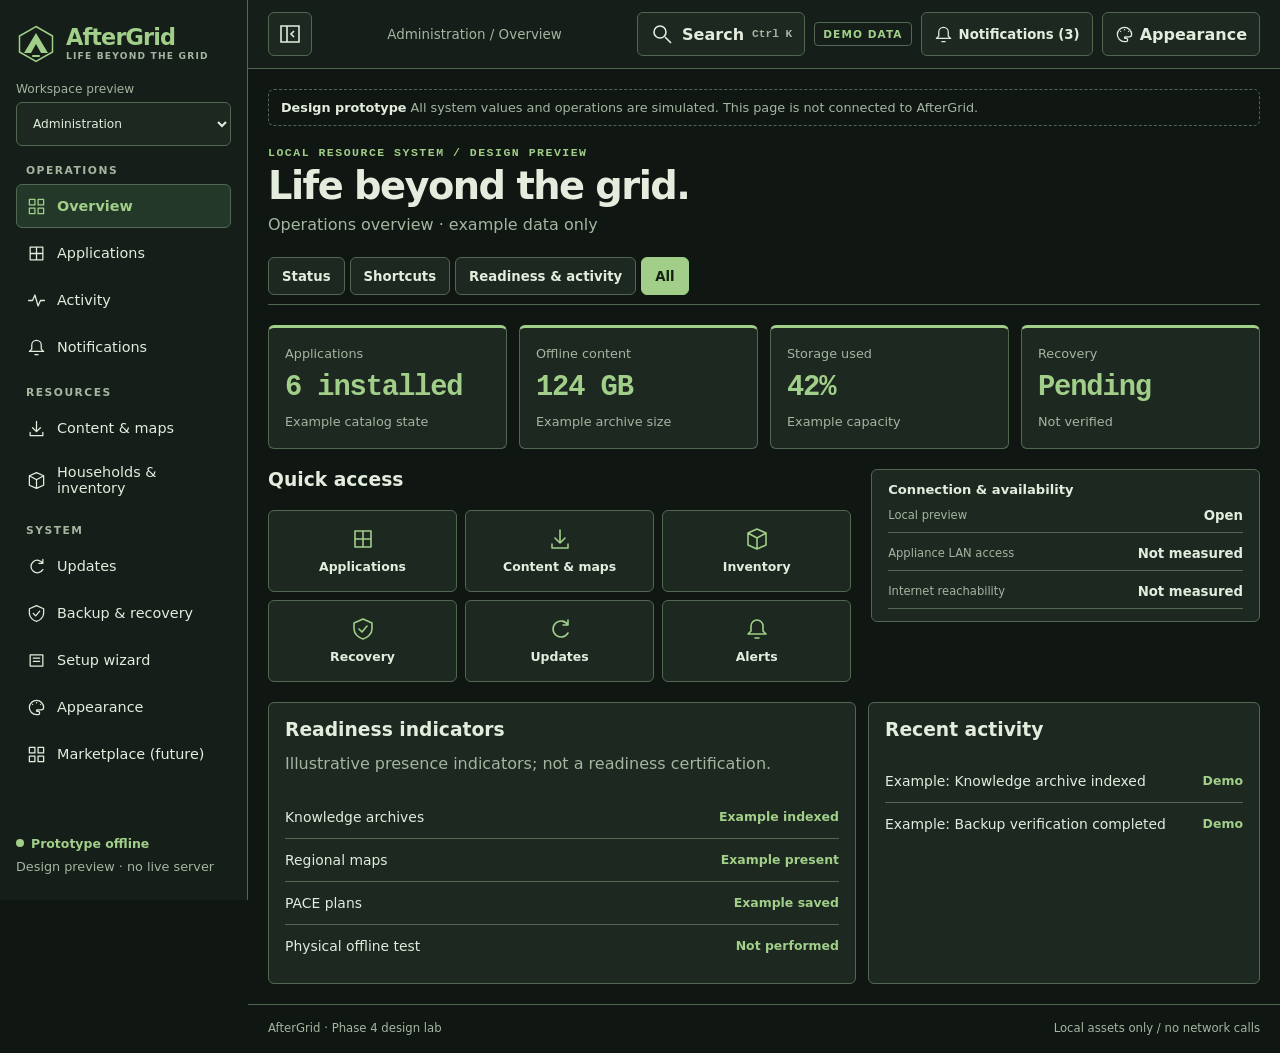
<file: prototypes/ui/index.html>
<!doctype html>
<html lang="en" data-theme="overwatch" data-mode="dark">
<head>
<meta charset="utf-8"><meta name="viewport" content="width=device-width,initial-scale=1">
<meta http-equiv="Content-Security-Policy" content="default-src 'none'; script-src 'self'; style-src 'self' 'unsafe-inline'; img-src 'self' data:; connect-src 'none'; base-uri 'none'; form-action 'none'">
<title>AfterGrid | UI design preview</title>
<link rel="stylesheet" href="style.css"><script defer src="themes.js"></script><script defer src="studio.js"></script><script defer src="prototype.js"></script>
</head>
<body>
<a class="skip" href="#main">Skip to content</a>
<div class="shell">
<aside class="sidebar" id="workspace-sidebar" aria-label="Workspace navigation">
  <a class="brand" href="#home"><svg aria-hidden="true" viewBox="0 0 40 40"><path d="M20 2.5 36.5 12v16L20 37.5 3.5 28V12Z" fill="none" stroke="currentColor" stroke-width="1.5"/><path d="M8 29 20 9l12 20h-7l-5-9-5 9Z" fill="currentColor"/><path d="M17 32h6" stroke="currentColor" stroke-width="2" stroke-linecap="round"/></svg><span>AfterGrid<small>Life beyond the grid</small></span></a>
  <div class="workspace"><label for="workspace">Workspace preview</label><select id="workspace"><option value="home">Household</option><option value="admin" selected>Administration</option></select></div>
  <button id="workspace-toggle" class="quiet" type="button" aria-label="Switch to household" title="Switch to household"><svg viewBox="0 0 24 24" fill="none" stroke="currentColor" stroke-width="1.6" aria-hidden="true"><path d="M3 7h17l-4-4m4 14H3l4 4M20 7l-4 4M3 17l4-4"/></svg></button><nav id="navigation" aria-label="Main navigation"></nav>
  <div class="sidebar-bottom"><span class="status"><span class="dot"></span> Prototype offline</span><small>Design preview · no live server</small></div>
</aside>
<div class="body">
  <header class="topbar"><button id="menu" type="button" class="quiet mobile" aria-controls="workspace-sidebar" aria-expanded="false" aria-label="Menu"><svg viewBox="0 0 24 24" fill="none" stroke="currentColor" stroke-width="2" stroke-linecap="round" aria-hidden="true"><path d="M4 6h16M4 12h16M4 18h16"/></svg></button><a class="mobile brand-mini" href="#home"><svg aria-hidden="true" viewBox="0 0 40 40"><path d="M20 2.5 36.5 12v16L20 37.5 3.5 28V12Z" fill="none" stroke="currentColor" stroke-width="1.5"/><path d="M8 29 20 9l12 20h-7l-5-9-5 9Z" fill="currentColor"/><path d="M17 32h6" stroke="currentColor" stroke-width="2" stroke-linecap="round"/></svg><span>AfterGrid</span></a><button id="sidebar-toggle" type="button" class="quiet desktop-control" aria-controls="workspace-sidebar" aria-expanded="true" aria-label="Collapse sidebar" title="Toggle sidebar"><svg viewBox="0 0 24 24" fill="none" stroke="currentColor" stroke-width="1.6" aria-hidden="true"><path d="M3 4h18v16H3z M9 4v16 M16 9l-3 3 3 3"/></svg></button><span class="crumb" id="breadcrumb">Administration / Overview</span><div class="top-actions"><button id="portal-search-open" class="quiet desktop-control" type="button" aria-label="Search portal pages" aria-keyshortcuts="Control+K Meta+K"><svg viewBox="0 0 24 24" fill="none" stroke="currentColor" stroke-width="1.6" aria-hidden="true"><circle cx="10" cy="10" r="6"/><path d="m15 15 6 6"/></svg><span>Search</span><kbd>Ctrl K</kbd></button><span class="status demo-label">DEMO DATA</span><button id="notifications-shortcut" type="button" class="quiet" hidden>Notifications</button><button id="appearance-shortcut" class="quiet" type="button" aria-label="Appearance"><svg viewBox="0 0 24 24" fill="none" stroke="currentColor" stroke-width="1.6" stroke-linecap="round" stroke-linejoin="round" aria-hidden="true"><path d="M12 3a9 9 0 1 0 0 18h2a2 2 0 0 0 0-4h-1a1 1 0 0 1 0-2h5a3 3 0 0 0 3-3 9 9 0 0 0-9-9z M7 8h.1 M12 6h.1 M17 8h.1"/></svg><span class="header-action-label">Appearance</span></button></div></header>
  <main id="main" tabindex="-1"><div class="notice"><strong>Design prototype</strong><span> All system values and operations are simulated. This page is not connected to AfterGrid.</span></div><div id="page"></div></main>
  <footer>AfterGrid · Phase 4 design lab <span>Local assets only / no network calls</span></footer>
</div></div>
<nav id="mobile-nav" aria-label="Household shortcuts" hidden></nav>
<dialog id="confirmation" aria-labelledby="dialog-title" aria-describedby="dialog-description"><h2 id="dialog-title"></h2><p id="dialog-description"></p><div class="actions"><button id="dialog-cancel" class="quiet" type="button" autofocus>Cancel</button><button id="dialog-confirm" type="button">Confirm demo action</button></div></dialog>
<dialog id="portal-search" aria-labelledby="portal-search-title"><div class="panel-header"><h2 id="portal-search-title">Find a portal page</h2><button class="quiet" type="button" id="portal-search-close">Close</button></div><div class="field"><label for="portal-query">Search this workspace</label><input id="portal-query" type="search" autocomplete="off" placeholder="Applications, maps, recovery…"></div><div id="portal-results" class="stack" aria-live="polite"></div><small>Local page navigation only. Enter opens the first match. Escape closes.</small></dialog><template id="icon-definitions"><svg viewBox="0 0 24 24" aria-hidden="true"></svg></template>
</body></html>
</file>
<file: prototypes/ui/style.css>
:root{--bg:#101713;--panel:#1c2820;--sidebar:#151e18;--text:#e3ecdd;--muted:#a4b5a0;--accent:#a1ce88;--onAccent:#142014;--border:#526752;--hero:#233829;--radius:6px;--space:20px;font-family:system-ui,sans-serif;color:var(--text);background:var(--bg);color-scheme:dark}
*{box-sizing:border-box}body{margin:0;min-height:100vh}button,input,select{font:inherit}button,select,input:not([type=checkbox]){min-height:44px;border:1px solid var(--border);border-radius:var(--radius);padding:9px 12px;color:var(--text);background:var(--panel)}button{cursor:pointer;font-weight:650}button.primary,button:not(.quiet):not(.nav-item):not(.tile-action):not(.favorite){background:var(--accent);color:var(--onAccent);border-color:var(--accent)}button:disabled{cursor:not-allowed;opacity:.65}button.quiet:hover,.nav-item:hover,.tile-action:hover,.favorite:hover{border-color:var(--accent);color:var(--accent)}:focus-visible{outline:3px solid var(--accent);outline-offset:3px}a{color:var(--accent)}h1,h2,h3,p{margin:0}h1{font-size:clamp(1.55rem,3vw,2.25rem);letter-spacing:-.04em;line-height:1.15}h2{font-size:1.17rem}h3{font-size:1rem}p,small,.muted{color:var(--muted);line-height:1.5}small{font-size:.8rem}svg{width:24px;height:24px;flex:none}.skip{position:absolute;left:12px;top:-80px;z-index:10;background:var(--panel);padding:12px}.skip:focus{top:10px}.shell{display:grid;grid-template-columns:248px minmax(0,1fr);min-height:100vh}.sidebar{background:var(--sidebar);border-right:1px solid var(--border);padding:24px 16px;position:sticky;top:0;height:100vh;overflow:auto;display:flex;flex-direction:column;gap:24px}.brand{display:flex;gap:10px;align-items:center;text-decoration:none;font-size:1.4rem;font-weight:800;letter-spacing:-.04em}.brand svg{width:40px;height:40px}.brand small{display:block;text-transform:uppercase;font-size:.57rem;letter-spacing:.13em;font-weight:600}.workspace{display:grid;gap:6px;font-size:.76rem;color:var(--muted)}.workspace select{width:100%}nav{display:grid;gap:5px}.nav-item{text-decoration:none;display:flex;align-items:center;gap:11px;padding:10px;color:var(--text);border:1px solid transparent;border-radius:var(--radius);min-height:44px;font-size:.9rem}.nav-item[aria-current=page]{background:var(--hero);color:var(--accent);border-color:var(--border);font-weight:700}.nav-item svg{width:19px;height:19px}.sidebar-bottom{margin-top:auto;display:grid;gap:6px}.status{display:inline-flex;align-items:center;gap:7px;font-size:.78rem;font-weight:650;color:var(--accent)}.dot{width:8px;height:8px;border-radius:100%;background:currentColor;flex:none}.body{min-width:0;display:flex;flex-direction:column}.topbar{display:flex;align-items:center;justify-content:space-between;gap:12px;padding:12px var(--space);border-bottom:1px solid var(--border);background:var(--sidebar);min-height:65px}.crumb{color:var(--muted);font-size:.84rem}.top-actions,.actions{display:flex;flex-wrap:wrap;align-items:center;gap:9px}.demo-label{border:1px solid var(--border);padding:5px 8px;border-radius:4px;font-size:.66rem;letter-spacing:.1em}.mobile{display:none}main{width:100%;max-width:1450px;margin:auto;padding:var(--space);flex:1}.notice{border:1px dashed var(--border);color:var(--muted);font-size:.8rem;padding:10px 12px;margin-bottom:var(--space);border-radius:var(--radius)}.notice strong{color:var(--text)}#page{display:grid;gap:var(--space)}.page-heading{display:flex;justify-content:space-between;align-items:flex-end;gap:12px;flex-wrap:wrap}.page-heading p{margin-top:6px}.eyebrow{color:var(--accent);font-size:.72rem;font-weight:750;letter-spacing:.13em;text-transform:uppercase}.hero{position:relative;overflow:hidden;padding:clamp(18px,4vw,32px);border:1px solid var(--border);border-radius:var(--radius);background:var(--hero)}.hero:after{content:"";position:absolute;right:-100px;top:-140px;width:420px;height:420px;background:repeating-radial-gradient(ellipse at 30% 45%,transparent 0 21px,var(--accent) 22px 23px,transparent 24px 35px);opacity:.09;transform:rotate(-23deg);pointer-events:none}.hero>*{position:relative;z-index:1}.hero h1{margin:7px 0}.hero p{max-width:600px}.grid{display:grid;gap:12px;grid-template-columns:repeat(auto-fit,minmax(min(100%,210px),1fr))}.metrics{grid-template-columns:repeat(3,minmax(0,1fr))}.panel,.tile,.metric{background:var(--panel);border:1px solid var(--border);border-radius:var(--radius);padding:16px;min-width:0}.metric{display:grid;gap:8px}.metric strong{font-size:clamp(1.25rem,3vw,1.8rem);color:var(--accent);font-variant-numeric:tabular-nums;letter-spacing:-.04em}.tile{display:grid;gap:11px;align-content:start}.tile-top,.panel-header{display:flex;align-items:center;justify-content:space-between;gap:10px}.tile-icon{display:grid;place-items:center;width:43px;height:43px;border:1px solid var(--border);background:var(--hero);color:var(--accent);border-radius:var(--radius)}.tile p{font-size:.84rem;min-height:2.5em}.tile-action{width:100%;text-align:left;display:flex;justify-content:space-between;align-items:center;background:transparent}.favorite{background:transparent;border-color:transparent;padding:8px;min-width:44px;color:var(--muted)}.favorite[aria-pressed=true]{color:var(--accent)}.section-heading{display:flex;align-items:center;justify-content:space-between;gap:10px}.split{display:grid;grid-template-columns:minmax(0,1.5fr) minmax(0,1fr);gap:12px}.list{display:grid;gap:0;margin:8px 0 0;padding:0;list-style:none}.list li{display:flex;justify-content:space-between;align-items:center;gap:10px;padding:13px 0;border-bottom:1px solid var(--border);font-size:.87rem;flex-wrap:wrap}.list li:last-child{border:0}.stack{display:grid;gap:12px}.filterbar{display:flex;gap:8px;flex-wrap:wrap}.filterbar input{flex:1;min-width:min(100%,170px)}.field{display:grid;gap:5px;max-width:500px}.field label{font-size:.84rem;font-weight:650}.field select{width:100%}.check{display:flex;align-items:center;gap:10px;min-height:44px}.check input{width:19px;height:19px;accent-color:var(--accent)}.theme-options{display:grid;grid-template-columns:repeat(auto-fit,minmax(min(100%,165px),1fr));gap:10px}.theme-choice{background:var(--panel);border:1px solid var(--border);border-radius:var(--radius);padding:12px;display:grid;gap:8px;text-align:left;min-height:100px}.theme-choice[aria-pressed=true]{outline:2px solid var(--accent)}.swatches{display:flex;gap:3px}.swatches span{height:20px;border-radius:3px;flex:1;border:1px solid var(--border)}.stepbar{display:flex;gap:5px}.stepbar span{height:5px;flex:1;border-radius:5px;background:var(--border)}.stepbar .done{background:var(--accent)}dialog{max-width:min(500px,calc(100% - 32px));background:var(--panel);color:var(--text);border:1px solid var(--border);border-radius:var(--radius);padding:24px}dialog p{margin:12px 0 20px}dialog::backdrop{background:#0009}.map-demo{height:240px;background:var(--hero);border:1px solid var(--border);border-radius:var(--radius);position:relative;overflow:hidden}.map-demo svg{width:100%;height:100%;color:var(--accent)}.map-caption{position:absolute;bottom:10px;left:10px;background:var(--panel);padding:7px;border:1px solid var(--border);font-size:.75rem}footer{display:flex;justify-content:space-between;gap:10px;flex-wrap:wrap;padding:16px var(--space);font-size:.73rem;color:var(--muted);border-top:1px solid var(--border)}[hidden]{display:none!important}:root[data-density=compact]{--space:12px}:root[data-density=compact] .panel,:root[data-density=compact] .tile,:root[data-density=compact] .metric{padding:11px}:root[data-theme=overwatch] .eyebrow,:root[data-theme=overwatch] .metric strong,:root[data-theme=fortress] .eyebrow{font-family:ui-monospace,monospace}:root[data-motion=reduced] *{scroll-behavior:auto!important;animation:none!important;transition:none!important}
@media(max-width:850px){.shell{grid-template-columns:1fr}.sidebar{position:static;height:auto;border-right:0;border-bottom:1px solid var(--border);padding:12px var(--space);display:none}.shell.menu-open .sidebar{display:flex}.mobile{display:inline-flex}.brand-mini{text-decoration:none;font-weight:750}.topbar{flex-wrap:wrap}.crumb{display:none}.top-actions{margin-left:auto}.split{grid-template-columns:1fr}.metrics{grid-template-columns:repeat(3,minmax(0,1fr))}}
@media(max-width:470px){:root{--space:12px}.topbar .demo-label{display:none}.metrics{grid-template-columns:1fr}.metric{grid-template-columns:1fr auto;align-items:center}.metric small{grid-column:1/-1}.topbar button{padding:8px}.grid{grid-template-columns:1fr}.theme-options{grid-template-columns:1fr 1fr}.tile p{min-height:0}.hero h1{font-size:1.55rem}}

/* Detailed view and local theme controls */
textarea{font:inherit;min-height:100px;width:100%;resize:vertical;padding:12px;color:var(--text);background:var(--panel);border:1px solid var(--border);border-radius:var(--radius);overflow-wrap:anywhere}
input[type=file]{max-width:100%}.field{min-width:0}.field input,.field select{max-width:100%;width:100%}.table-scroll{max-width:100%;overflow-x:auto}table{border-collapse:collapse;width:100%;text-align:left;font-size:.86rem}th,td{padding:12px 9px;border-bottom:1px solid var(--border);vertical-align:top;overflow-wrap:anywhere}th{color:var(--muted);font-size:.75rem;letter-spacing:.025em}td{color:var(--text)}tbody tr:last-child td{border:0}summary{cursor:pointer;min-height:44px;font-weight:650;display:list-item;padding:8px 0}details p{margin-top:10px}.theme-choice{overflow-wrap:anywhere}.notice span{overflow-wrap:anywhere}.panel button{max-width:100%;overflow-wrap:anywhere}
@media(max-width:470px){table{min-width:300px}th,td{padding:10px 7px}.theme-options{grid-template-columns:repeat(2,minmax(0,1fr))}.filterbar select{max-width:100%}.top-actions{margin-left:0}.panel .grid{grid-template-columns:1fr}}
@media(prefers-reduced-motion:reduce){*{scroll-behavior:auto!important;animation:none!important;transition:none!important}}


/* Theme Studio preview remains scoped to its own tokens. */
.studio-fields{grid-template-columns:repeat(auto-fit,minmax(min(100%,220px),1fr))}
.studio-palette{display:grid;grid-template-columns:repeat(auto-fit,minmax(min(100%,220px),1fr));gap:8px}
.studio-color{display:grid;grid-template-columns:minmax(0,1fr) 48px 78px;align-items:center;gap:6px;padding:6px;border:1px solid var(--border);border-radius:var(--radius);font-size:.8rem}
.studio-color label{font-weight:600}.studio-color input[type=color]{width:48px;height:44px;padding:3px;min-width:0}.studio-color output{font-family:ui-monospace,monospace;font-size:.7rem}
.studio-preview{color:var(--text);background:var(--bg);border:1px solid var(--border);border-radius:var(--radius);padding:12px;display:grid;gap:12px}
.studio-preview .studio-nav{background:var(--sidebar);color:var(--text);padding:10px;border-radius:var(--radius);font-weight:700}
.studio-preview .hero h3{font-size:1.5rem;margin:5px 0}
.studio-demo-button{display:inline-block;padding:8px 10px;border-radius:var(--radius);background:var(--accent);color:var(--onAccent);font-size:.8rem}
.studio-fields input[type=range]{width:100%;accent-color:var(--accent)}

/* Example notification inbox and connection-state layout */
.notice-card{display:grid;gap:10px;min-width:0}.notice-card .panel-header{flex-wrap:wrap}.notice-card p{overflow-wrap:anywhere}.notice-kind{font-size:.75rem;color:var(--text);border:1px solid var(--border);padding:4px 8px;border-radius:var(--radius)}.notice-card .actions{flex-wrap:wrap}.top-actions{min-width:0;flex-wrap:wrap}#notifications-shortcut{font-size:.83rem}

/* Distinct theme treatments without changing component meaning or hierarchy. */
:root[data-theme=overwatch] .hero:after{background:repeating-linear-gradient(0deg,transparent 0 31px,var(--accent) 32px 33px),repeating-linear-gradient(90deg,transparent 0 31px,var(--accent) 32px 33px);opacity:.075;transform:rotate(-15deg)}
:root[data-theme=overwatch] .metric{border-top:3px solid var(--accent)}
:root[data-theme=outpost] .hero:after{opacity:.13}
:root[data-theme=essential] .hero:after{display:none}
:root[data-theme=essential] .tile-icon{border-color:transparent}
:root[data-theme=fortress] .hero:after{background:repeating-linear-gradient(135deg,transparent 0 24px,var(--accent) 25px 27px,transparent 28px 48px);opacity:.075;transform:none}
:root[data-theme=fortress] .metric{border-left:4px solid var(--accent)}
.theme-choice[aria-pressed=true]:focus-visible{outline-offset:5px}
@media(max-width:850px){.sidebar .nav-item{min-height:48px}.sidebar .workspace{font-size:.85rem}.topbar{align-items:center}}
@media(max-width:470px){.topbar .top-actions{flex-basis:100%;justify-content:flex-end}.topbar .top-actions button{flex:0 1 auto}.notice-card .panel-header strong{overflow-wrap:anywhere}.map-caption{max-width:calc(100% - 20px)}}

/* Second visual iteration: compact operational hierarchy and mobile household access. */
.nav-group{display:grid;gap:3px}.nav-heading{padding:12px 10px 4px;color:var(--muted);font-size:.67rem;letter-spacing:.14em;text-transform:uppercase;font-weight:700}.nav-group:first-child .nav-heading{padding-top:0}.sidebar{gap:18px}.operations-title h1{margin:5px 0;font-size:clamp(1.6rem,3vw,2.5rem)}.operations-title p{margin:0}.connection-strip{padding:12px 16px;background:var(--panel);border:1px solid var(--border);border-radius:var(--radius)}.connection-strip h2{font-size:.82rem;margin:0 0 10px}.connection-items{display:grid;grid-template-columns:repeat(3,minmax(0,1fr));gap:12px}.connection-items div{display:grid;gap:3px;min-width:0}.connection-items strong{font-size:.83rem;overflow-wrap:anywhere}.connection-items small{font-size:.72rem;color:var(--muted)}.operations-metrics{grid-template-columns:repeat(4,minmax(0,1fr))}.quick-grid{display:grid;grid-template-columns:repeat(6,minmax(0,1fr));gap:8px}.quick-link{display:grid;justify-items:center;align-content:center;gap:8px;min-height:82px;padding:10px 4px;font-size:.78rem;overflow-wrap:anywhere}.quick-link svg{width:24px;height:24px;color:var(--accent)}.catalog-grid .tile{min-width:0;display:flex;flex-direction:column}.catalog-grid .tile-action{margin-top:auto}.catalog-grid .tile h3{font-size:1.08rem}.catalog-grid .tile-icon{width:46px;height:46px}.catalog-grid .tile-icon svg{width:26px;height:26px}#mobile-nav{display:none}#studio-details[open] summary{margin-bottom:16px}
@media(max-width:1050px){.operations-metrics{grid-template-columns:repeat(2,minmax(0,1fr))}.quick-grid{grid-template-columns:repeat(3,minmax(0,1fr))}}
@media(max-width:850px){#mobile-nav:not([hidden]){display:flex;position:fixed;bottom:0;left:0;right:0;z-index:20;background:var(--panel);border-top:1px solid var(--border);padding:5px 6px calc(5px + env(safe-area-inset-bottom));justify-content:space-around;gap:2px}#mobile-nav a{flex:1;min-width:0;min-height:48px;display:grid;justify-items:center;align-content:center;gap:3px;color:var(--muted);text-decoration:none;font-size:.68rem;text-align:center}#mobile-nav a svg{width:22px;height:22px}#mobile-nav a[aria-current=page]{color:var(--accent);font-weight:700}body[data-workspace=home]{padding-bottom:calc(64px + env(safe-area-inset-bottom))}.resource-grid{grid-template-columns:repeat(2,minmax(0,1fr));gap:10px}.resource-grid .tile{min-width:0;padding:12px;gap:7px;display:flex;flex-direction:column}.resource-grid .tile h3{font-size:1rem;overflow-wrap:anywhere}.resource-grid .tile p{display:none}.resource-grid .tile small{font-size:.7rem;overflow-wrap:anywhere}.resource-grid .tile-action{margin-top:auto;min-height:44px}.resource-grid .tile-icon svg{width:24px;height:24px}}
@media(max-width:470px){.operations-metrics{grid-template-columns:repeat(2,minmax(0,1fr))}.operations-metrics .metric{display:flex;flex-direction:column;align-items:flex-start;gap:4px;padding:12px}.operations-metrics .metric strong{font-size:1.2rem}.operations-metrics .metric small{font-size:.7rem}.connection-strip{padding:10px}.connection-items{gap:8px}.connection-items strong{font-size:.75rem}.connection-items small{font-size:.67rem}.quick-link{min-height:64px;font-size:.72rem}.resource-grid .tile-action{font-size:.75rem;padding:8px}.resource-grid .tile h3{font-size:.95rem}.resource-grid .favorite{min-height:44px;min-width:44px}}

/* Operational workspaces: larger map canvas and sequential PACE plan. */
.map-workspace{display:grid;grid-template-columns:minmax(0,2fr) minmax(250px,1fr);gap:14px;align-items:start}.map-main{min-width:0}.map-large{height:clamp(300px,47vw,500px)}.map-label{position:absolute;top:12px;left:12px;padding:6px 9px;background:var(--panel);border:1px solid var(--border);border-radius:var(--radius);font-size:.65rem;letter-spacing:.1em;font-weight:700}.map-legend{display:flex;flex-wrap:wrap;gap:8px 18px;color:var(--muted);font-size:.78rem}.map-workspace>.panel{min-width:0}.pace-grid{display:grid;grid-template-columns:repeat(4,minmax(0,1fr));gap:10px}.pace-card{min-width:0;padding:14px;background:var(--panel);border:1px solid var(--border);border-top:3px solid var(--accent);border-radius:var(--radius);display:grid;align-content:start;gap:10px}.pace-top{display:flex;align-items:center;gap:7px;flex-wrap:wrap}.pace-letter{width:34px;height:34px;display:grid;place-items:center;background:var(--hero);color:var(--accent);border-radius:var(--radius);font-size:1.15rem;font-weight:800}.pace-stage{font-size:.78rem;font-weight:700}.pace-status{font-size:.7rem;color:var(--muted);margin-left:auto}.pace-card h3{font-size:1rem;overflow-wrap:anywhere}.pace-card p{font-size:.8rem;margin:0;line-height:1.5}
@media(max-width:1050px){.pace-grid{grid-template-columns:repeat(2,minmax(0,1fr))}}
@media(max-width:850px){.map-workspace{grid-template-columns:1fr}.map-large{height:clamp(260px,65vw,390px)}}
@media(max-width:470px){.pace-card{padding:10px;gap:7px}.pace-letter{width:29px;height:29px}.pace-status{margin-left:0;flex-basis:100%}.pace-card h3{font-size:.92rem}.map-legend{font-size:.7rem}}

/* Verification and discovery hierarchy */
.recovery-banner{background:var(--hero);border:1px solid var(--border);border-left:4px solid var(--accent);padding:clamp(16px,2.5vw,24px);border-radius:var(--radius);display:grid;gap:9px;justify-items:start}.recovery-banner h2{font-size:1.35rem}.recovery-banner p{max-width:72ch;margin:0;color:var(--muted)}.catalog-meta{display:flex;flex-wrap:wrap;align-items:center;gap:6px;justify-content:space-between;border-top:1px solid var(--border);padding-top:10px;font-size:.72rem;color:var(--muted)}.catalog-meta span{font-weight:650;color:var(--text)}.catalog-meta small{font-size:.69rem}.catalog-grid .tile h3{overflow-wrap:anywhere}

/* Content and discovery */
.content-storage{display:flex;flex-wrap:wrap;align-items:baseline;gap:8px 16px;border-left:3px solid var(--accent);padding:12px 16px;background:var(--hero);border-radius:var(--radius)}.content-storage strong{font-size:1.65rem;color:var(--text)}.content-storage span{font-size:.82rem;color:var(--muted)}.content-categories{display:grid;grid-template-columns:repeat(3,minmax(0,1fr));gap:10px}.content-categories button{display:flex;align-items:center;justify-content:flex-start;gap:8px;min-height:48px;padding:10px}.content-categories svg{width:22px;height:22px;flex:none;color:var(--accent)}.market-status{display:flex;align-items:center;justify-content:space-between;gap:12px;flex-wrap:wrap;padding:12px 16px;border:1px solid var(--border);background:var(--panel);border-radius:var(--radius)}.market-status p{font-size:.8rem;margin:3px 0 0;color:var(--muted)}#knowledge-content,#regional-content,#routing-content{scroll-margin-top:16px}#knowledge-content:focus-visible,#regional-content:focus-visible,#routing-content:focus-visible{outline:2px solid var(--accent);outline-offset:3px}
@media(max-width:470px){.content-categories{grid-template-columns:1fr}.content-categories button{min-height:44px}.market-status{padding:10px}.market-status button{width:100%}}

.brand-mini{align-items:center;gap:6px}.brand-mini svg{width:26px;height:26px;color:var(--accent);flex:none}.brand svg{flex:none}
@media(forced-colors:active){.brand svg,.brand-mini svg,.tile-icon svg,.quick-link svg{color:CanvasText}.nav-item[aria-current=page],#mobile-nav a[aria-current=page]{outline:2px solid Highlight}.pace-card,.connection-strip,.market-status,.recovery-banner{border:1px solid CanvasText}}

/* Keep keyboard-focused household controls above fixed phone navigation. */
@media(max-width:850px){html:has(body[data-workspace=home]){scroll-padding-bottom:calc(80px + env(safe-area-inset-bottom))}body[data-workspace=home] :is(button,a,input,select,textarea,summary):focus-visible{scroll-margin-bottom:calc(80px + env(safe-area-inset-bottom))}}
@media(prefers-contrast:more){.tile,.panel,.metric,.connection-strip,.market-status,.pace-card{border-width:2px}.nav-item[aria-current=page],#mobile-nav a[aria-current=page]{outline:2px solid var(--accent);outline-offset:-3px}}

/* Rendered review: prevent short panels stretching their content; compact phone catalog. */
.split>.panel{align-content:start}
@media(max-width:470px){.catalog-grid .tile{display:grid;grid-template-columns:minmax(0,1fr) auto;gap:7px 10px;padding:12px;align-items:start}.catalog-grid .tile-top{grid-column:1/-1}.catalog-grid .tile h3,.catalog-grid .tile>small,.catalog-grid .tile>p,.catalog-grid .catalog-meta,.catalog-grid .tile-action{grid-column:1/-1}.catalog-grid .tile>p{min-height:0;margin:0;font-size:.79rem}.catalog-grid .tile-icon{width:36px;height:36px}.catalog-grid .tile-icon svg{width:22px;height:22px}.catalog-grid .catalog-meta{padding-top:7px}.catalog-grid .tile-action{min-height:44px;padding:8px 10px}.catalog-grid .tile h3{font-size:1rem}}

/* Mobile section paging: hidden groups are removed from layout and tab order on
   narrow screens only; every panel remains available on desktop and via All. */
#mobile-sections{display:none}
@media(max-width:850px){
  body[data-workspace]{padding-bottom:calc(68px + env(safe-area-inset-bottom))}
  html:has(body[data-workspace]){scroll-padding-bottom:calc(84px + env(safe-area-inset-bottom))}
  body[data-workspace] :is(button,a,input,select,textarea,summary):focus-visible{scroll-margin-bottom:calc(84px + env(safe-area-inset-bottom))}
  #mobile-sections{display:flex;flex-wrap:wrap;gap:6px;padding:7px;background:var(--panel);border:1px solid var(--border);border-radius:var(--radius)}
  #mobile-sections button{flex:1 1 auto;min-height:44px;font-size:.8rem;padding:7px 11px}
  #mobile-sections button[aria-pressed=true]{background:var(--accent);color:var(--onAccent);border-color:var(--accent);font-weight:750}
  #page > [data-section-hidden],.desktop-content-shortcuts{display:none!important}
  #mobile-nav a{position:relative}
  #mobile-nav a[aria-current=page]:before{content:"";position:absolute;top:0;left:25%;right:25%;height:3px;background:currentColor;border-radius:3px}
}
@media(forced-colors:active){#mobile-sections button[aria-pressed=true]{outline:2px solid Highlight;outline-offset:-3px}}

/* Related destination links are mobile-only; the desktop sidebar remains authoritative. */
#mobile-destinations,#mobile-catalog-tabs{display:none}
@media(max-width:850px){
  #mobile-destinations,#mobile-catalog-tabs{display:flex;flex-wrap:wrap;gap:6px;align-items:stretch}
  #mobile-destinations a{flex:1 1 auto;min-height:44px;display:flex;align-items:center;justify-content:center;text-align:center;text-decoration:none;border:1px solid var(--border);border-radius:var(--radius);padding:8px 10px;font-size:.76rem;color:var(--text);background:var(--panel)}
  #mobile-destinations a[aria-current=page]{border-color:var(--accent);color:var(--accent);font-weight:750}
  #mobile-catalog-tabs button{flex:1 1 0;min-width:0;min-height:44px;font-size:.8rem}
  #mobile-catalog-tabs button[aria-pressed=true]{background:var(--accent);color:var(--onAccent);border-color:var(--accent)}
  #catalog-filter{display:none}
}
@media(forced-colors:active){#mobile-destinations a[aria-current=page],#mobile-catalog-tabs button[aria-pressed=true]{outline:2px solid Highlight;outline-offset:-3px}}

/* Final mobile density pass: keep real touch targets, reduce repeated chrome. */
#notifications-shortcut,#appearance-shortcut{display:inline-flex;align-items:center;justify-content:center;gap:6px}
#notifications-shortcut[hidden]{display:none}
#notifications-shortcut svg,#appearance-shortcut svg{width:19px;height:19px}
@media(max-width:850px){
  .topbar{padding:8px 12px;gap:6px;min-height:58px;flex-wrap:nowrap}
  .topbar .top-actions{flex:0 0 auto;flex-basis:auto;flex-wrap:nowrap;gap:4px;margin-left:auto}
  .topbar .demo-label,.topbar .crumb{display:none}
  .topbar #menu,.topbar #notifications-shortcut,.topbar #appearance-shortcut{width:44px;height:44px;min-width:44px;min-height:44px;padding:8px;position:relative;flex:0 0 44px}
  .topbar #menu{display:grid;place-items:center}
  .topbar .header-action-label{display:none}
  #notifications-shortcut[data-count]:not([data-count=""]):after{content:attr(data-count);position:absolute;right:3px;top:2px;min-width:14px;min-height:14px;padding:1px 3px;border-radius:10px;font-size:9px;line-height:12px;background:var(--accent);color:var(--onAccent);font-weight:750}
  .brand-mini{min-width:0;white-space:nowrap;font-size:1.02rem}
  main{padding:12px}
  #page{gap:12px}
  .notice{padding:8px 10px;margin-bottom:12px;font-size:.73rem}
  .page-heading p{font-size:.86rem;margin-top:4px}
  #mobile-sections{padding:3px;gap:3px;border:none;background:transparent}
  #mobile-sections button{font-size:.75rem;padding:6px 9px}
  #mobile-destinations,#mobile-catalog-tabs{gap:4px}
  #mobile-destinations a{padding:5px 8px;font-size:.74rem}
  .grid.metrics,.operations-metrics{grid-template-columns:repeat(2,minmax(0,1fr));gap:8px}
  .grid.metrics>.metric{min-width:0;padding:10px;display:flex;flex-direction:column;align-items:flex-start;gap:4px}
  .grid.metrics>.metric strong{font-size:1.1rem;overflow-wrap:anywhere}
  .grid.metrics>.metric small{font-size:.7rem}
  .catalog-grid{grid-template-columns:minmax(0,1fr);gap:7px}
  .catalog-grid .tile{position:relative;display:grid;grid-template-columns:38px minmax(0,1fr) 44px;grid-template-rows:auto auto auto;gap:3px 10px;padding:10px;align-items:center;min-height:82px}
  .catalog-grid .tile-top{display:contents}
  .catalog-grid .tile-icon{grid-column:1;grid-row:1/4;width:36px;height:36px;align-self:center}
  .catalog-grid .tile-icon svg{width:22px;height:22px}
  .catalog-grid .tile h3{grid-column:2;grid-row:1;font-size:1rem;margin:0}
  .catalog-grid .tile>small{grid-column:2;grid-row:2;font-size:.74rem;overflow-wrap:anywhere}
  .catalog-grid .tile-top>.status{grid-column:2;grid-row:3;justify-self:start;font-size:.69rem}
  .catalog-grid .tile>p,.catalog-grid .catalog-meta{display:none}
  .catalog-grid .tile-action{grid-column:3;grid-row:1/4;align-self:center;justify-self:center;min-width:44px;width:44px;height:44px;padding:0;display:grid;place-items:center;margin:0;font-size:1.5rem}
  .catalog-grid .catalog-action-label{display:none}
  #page>[data-section-group=map] .map-workspace{grid-template-columns:1fr}
  [data-mobile-map-hidden]{display:none!important}
  #map-preview-panel .map-large{height:clamp(230px,62vw,350px)}
  #studio-details[open] summary{margin-bottom:10px}
}
@media(max-width:350px){.brand-mini svg{display:none}.brand-mini{font-size:.92rem}.topbar{gap:3px;padding:6px 8px}}

/* Desktop final pass: local preferences, denser operational layouts and wide displays. */
.desktop-control,.desktop-view,.appearance-preview,.map-desktop-actions{display:none}
#portal-search{width:min(560px,calc(100% - 32px));max-height:80vh;overflow:auto}
#portal-search .portal-result{text-align:left;width:100%;min-height:44px}
#portal-results{max-height:45vh;overflow:auto;padding:4px}
#portal-search kbd,.topbar kbd{font-size:.7rem;color:var(--muted)}
@media(min-width:851px){
  :root{scroll-padding-top:80px}
  .desktop-control{display:inline-flex;align-items:center;justify-content:center;gap:8px}
  #sidebar-toggle{width:44px;padding:8px;flex:none}
  .topbar{position:sticky;top:0;z-index:10;flex-wrap:wrap;min-height:58px}
  .topbar .top-actions{justify-content:flex-end}
  .body{min-width:0}main{max-width:1800px;margin:0 auto}
  :root[data-sidebar=compact] .shell{grid-template-columns:72px minmax(0,1fr)}
  :root[data-sidebar=compact] .sidebar{padding:16px 9px;gap:14px}
  :root[data-sidebar=compact] .sidebar .brand{justify-content:center}
  :root[data-sidebar=compact] .sidebar .brand span,:root[data-sidebar=compact] .nav-label,:root[data-sidebar=compact] .nav-heading,:root[data-sidebar=compact] .sidebar-bottom,:root[data-sidebar=compact] .sidebar .workspace{display:none}
  :root[data-sidebar=compact] .nav-item{justify-content:center;padding:9px;min-height:44px}
  :root[data-sidebar=compact] .nav-item svg{width:22px;height:22px}
  :root[data-sidebar=compact] .nav-group+.nav-group{border-top:1px solid var(--border);padding-top:8px}
  .desktop-view{display:flex;gap:4px;margin-left:auto}
  .desktop-view button[aria-pressed=true],#mobile-sections button[aria-pressed=true]{background:var(--accent);color:var(--onAccent);border-color:var(--accent)}
  #mobile-sections{display:flex;flex-wrap:wrap;gap:5px;border-bottom:1px solid var(--border);padding-bottom:9px}
  #mobile-sections button{min-height:38px;padding:6px 13px;font-size:.83rem}
  #page>[data-section-hidden],[data-mobile-map-hidden]{display:none!important}
  body[data-page=overview] #page[data-section-mode=all]{grid-template-columns:minmax(0,1.5fr) minmax(260px,1fr);align-items:start}
  body[data-page=overview] #page[data-section-mode=all]>:is(.operations-title,#mobile-sections,.operations-metrics,.split){grid-column:1/-1}
  body[data-page=overview] #page[data-section-mode=all]>.connection-strip{grid-column:2;grid-row:4/6}
  body[data-page=overview] #page[data-section-mode=all]>.operations-metrics{grid-row:3}
  body[data-page=overview] #page[data-section-mode=all]>.section-heading{grid-column:1;grid-row:4}
  body[data-page=overview] #page[data-section-mode=all]>.quick-grid{grid-column:1;grid-row:5;grid-template-columns:repeat(3,minmax(0,1fr))}
  body[data-page=overview] #page[data-section-mode=all] .connection-items{grid-template-columns:1fr;gap:12px}
  body[data-page=overview] #page[data-section-mode=all] .connection-items>div{grid-template-columns:1fr auto;align-items:center;border-bottom:1px solid var(--border);padding-bottom:8px}
  body[data-page=appearance] #page:is([data-section-mode=all],[data-section-mode=display]){grid-template-columns:minmax(0,1.2fr) minmax(280px,1fr);align-items:start}
  body[data-page=appearance] #page:is([data-section-mode=all],[data-section-mode=display])>:is(.page-heading,#mobile-sections){grid-column:1/-1}
  body[data-page=appearance] #page:is([data-section-mode=all],[data-section-mode=display])>.appearance-preview{display:grid;gap:12px;grid-column:2;grid-row:3/5;align-self:start}
  body[data-page=appearance] #page:is([data-section-mode=all],[data-section-mode=display])>#section-display-1{grid-column:1;grid-row:3}
  body[data-page=appearance] #page:is([data-section-mode=all],[data-section-mode=display])>#section-display-2{grid-column:1;grid-row:4}
  body[data-page=appearance] #page>#studio-details,body[data-page=appearance] #page>#section-packages-3{grid-column:1/-1}
  .appearance-preview .preview-nav{padding:12px;background:var(--sidebar);border-radius:var(--radius);font-weight:700}
  .appearance-preview .hero{padding:16px;min-height:100px}
  .appearance-preview .metrics{grid-template-columns:repeat(2,minmax(0,1fr))}
  .appearance-preview .metric{min-width:0;overflow-wrap:anywhere}
  :root[data-catalog-view=list] .catalog-grid,:root[data-market-view=list] .market-grid{grid-template-columns:1fr}
  :root[data-catalog-view=list] .catalog-grid .tile,:root[data-market-view=list] .market-grid .tile{display:grid;grid-template-columns:42px minmax(140px,1fr) minmax(160px,1.5fr) minmax(100px,.8fr) minmax(110px,auto);align-items:center;gap:8px 16px;padding:12px}
  :root[data-catalog-view=list] .catalog-grid .tile-top,:root[data-market-view=list] .market-grid .tile-top{display:contents}
  :root[data-catalog-view=list] .catalog-grid .tile-icon,:root[data-market-view=list] .market-grid .tile-icon{grid-column:1;grid-row:1/3;width:40px;height:40px}
  :root[data-catalog-view=list] .catalog-grid h3,:root[data-market-view=list] .market-grid h3{grid-column:2;grid-row:1}
  :root[data-catalog-view=list] .catalog-grid .tile>small,:root[data-market-view=list] .market-grid .tile>small{grid-column:2;grid-row:2}
  :root[data-catalog-view=list] .catalog-grid .tile>p,:root[data-market-view=list] .market-grid .tile>p{grid-column:3;grid-row:1/3;margin:0}
  :root[data-catalog-view=list] .catalog-grid .tile-top>.status,:root[data-market-view=list] .market-grid .tile-top>small{grid-column:4;grid-row:1}
  :root[data-catalog-view=list] .catalog-grid .catalog-meta{grid-column:4;grid-row:2;border:0;padding:0}
  :root[data-catalog-view=list] .catalog-grid .tile-action,:root[data-market-view=list] .market-grid .tile-action{grid-column:5;grid-row:1/3;margin:0}
  .map-desktop-actions{display:flex;flex-wrap:wrap;gap:5px}
  .map-desktop-actions button{font-size:.76rem;min-height:38px}
  .map-workspace[data-tools-collapsed],.map-workspace:has([data-mobile-map-hidden]){grid-template-columns:1fr}
  .map-workspace[data-tools-collapsed] #route-planner-panel{display:none}
  #map-preview-panel[data-map-expanded]{position:fixed;inset:12px;z-index:50;background:var(--bg);border:1px solid var(--border);padding:16px;overflow:auto;box-shadow:0 0 0 20px var(--bg);align-content:start}
  #map-preview-panel[data-map-expanded] .map-large{height:calc(100vh - 180px);min-height:260px;max-height:none}
  body:has(#map-preview-panel[data-map-expanded]){overflow:hidden}
  :root[data-density=compact] .panel,:root[data-density=compact] .tile,:root[data-density=compact] .metric{padding:12px;gap:8px}
  :root[data-density=compact] #page{gap:12px}
  :root[data-density=compact] .nav-item{min-height:36px;padding:6px 9px}
  :root[data-density=compact] th,:root[data-density=compact] td{padding:6px 9px}
}
@media(min-width:851px) and (max-width:1120px){
  body[data-page=appearance] #page:is([data-section-mode=all],[data-section-mode=display]){grid-template-columns:1fr}
  body[data-page=appearance] #page:is([data-section-mode=all],[data-section-mode=display])>.appearance-preview,body[data-page=appearance] #page:is([data-section-mode=all],[data-section-mode=display])>#section-display-1,body[data-page=appearance] #page:is([data-section-mode=all],[data-section-mode=display])>#section-display-2{grid-column:1;grid-row:auto}
  :root[data-catalog-view=list] .catalog-grid .tile,:root[data-market-view=list] .market-grid .tile{grid-template-columns:36px minmax(0,1fr) minmax(0,1fr);gap:6px 10px}
  :root[data-catalog-view=list] .catalog-grid .tile>p,:root[data-market-view=list] .market-grid .tile>p{grid-column:2/4;grid-row:3}
  :root[data-catalog-view=list] .catalog-grid .tile-top>.status,:root[data-market-view=list] .market-grid .tile-top>small{grid-column:3;grid-row:1}
  :root[data-catalog-view=list] .catalog-grid .catalog-meta{grid-column:2;grid-row:4}
  :root[data-catalog-view=list] .catalog-grid .tile-action,:root[data-market-view=list] .market-grid .tile-action{grid-column:3;grid-row:4}
  body[data-page=overview] #page[data-section-mode=all]{display:grid;grid-template-columns:1fr}
  body[data-page=overview] #page[data-section-mode=all]>*{grid-row:auto!important;grid-column:1!important}
  #portal-search-open kbd{display:none}
}
@media(min-width:1600px){.catalog-grid,.market-grid{grid-template-columns:repeat(4,minmax(0,1fr))}}
@media(max-width:850px){.appearance-preview,.desktop-control,.desktop-view,.map-desktop-actions{display:none!important}}

/* Desktop refinements keep the mobile breakpoint authoritative. */
#workspace-toggle{display:none}
.skip:focus{z-index:60}
@media(min-width:851px){
  :root[data-sidebar=compact] #workspace-toggle{display:grid;place-items:center;min-height:44px;padding:8px}
  body[data-page=backup] #page[data-section-mode=all]{grid-template-columns:minmax(0,1.1fr) minmax(0,1fr);align-items:start}
  body[data-page=backup] #page[data-section-mode=all]>:is(.page-heading,#mobile-destinations,#mobile-sections,.recovery-banner,.metrics){grid-column:1/-1}
  body[data-page=backup] #page[data-section-mode=all]>#section-coverage-3{grid-column:1}
  body[data-page=backup] #page[data-section-mode=all]>#section-recovery-4{grid-column:2;grid-template-columns:1fr}
  body[data-page=appearance] #page:not([data-section-mode=all]):not([data-section-mode=display])>.appearance-preview{display:none}
  #map-preview-panel:fullscreen{width:100%;height:100%;background:var(--bg);padding:20px;overflow:auto}
  #map-preview-panel:fullscreen .map-large{height:calc(100vh - 180px)}
  #map-preview-panel[data-map-expanded] #map-tools-toggle{display:none}
}
@media(min-width:851px) and (max-width:1100px){
  body[data-page=backup] #page[data-section-mode=all]{grid-template-columns:1fr}
  body[data-page=backup] #page[data-section-mode=all]>#section-recovery-4{grid-column:1}
}
@media(forced-colors:active){.desktop-view button[aria-pressed=true]{outline:2px solid Highlight;outline-offset:-3px}}
</file>
